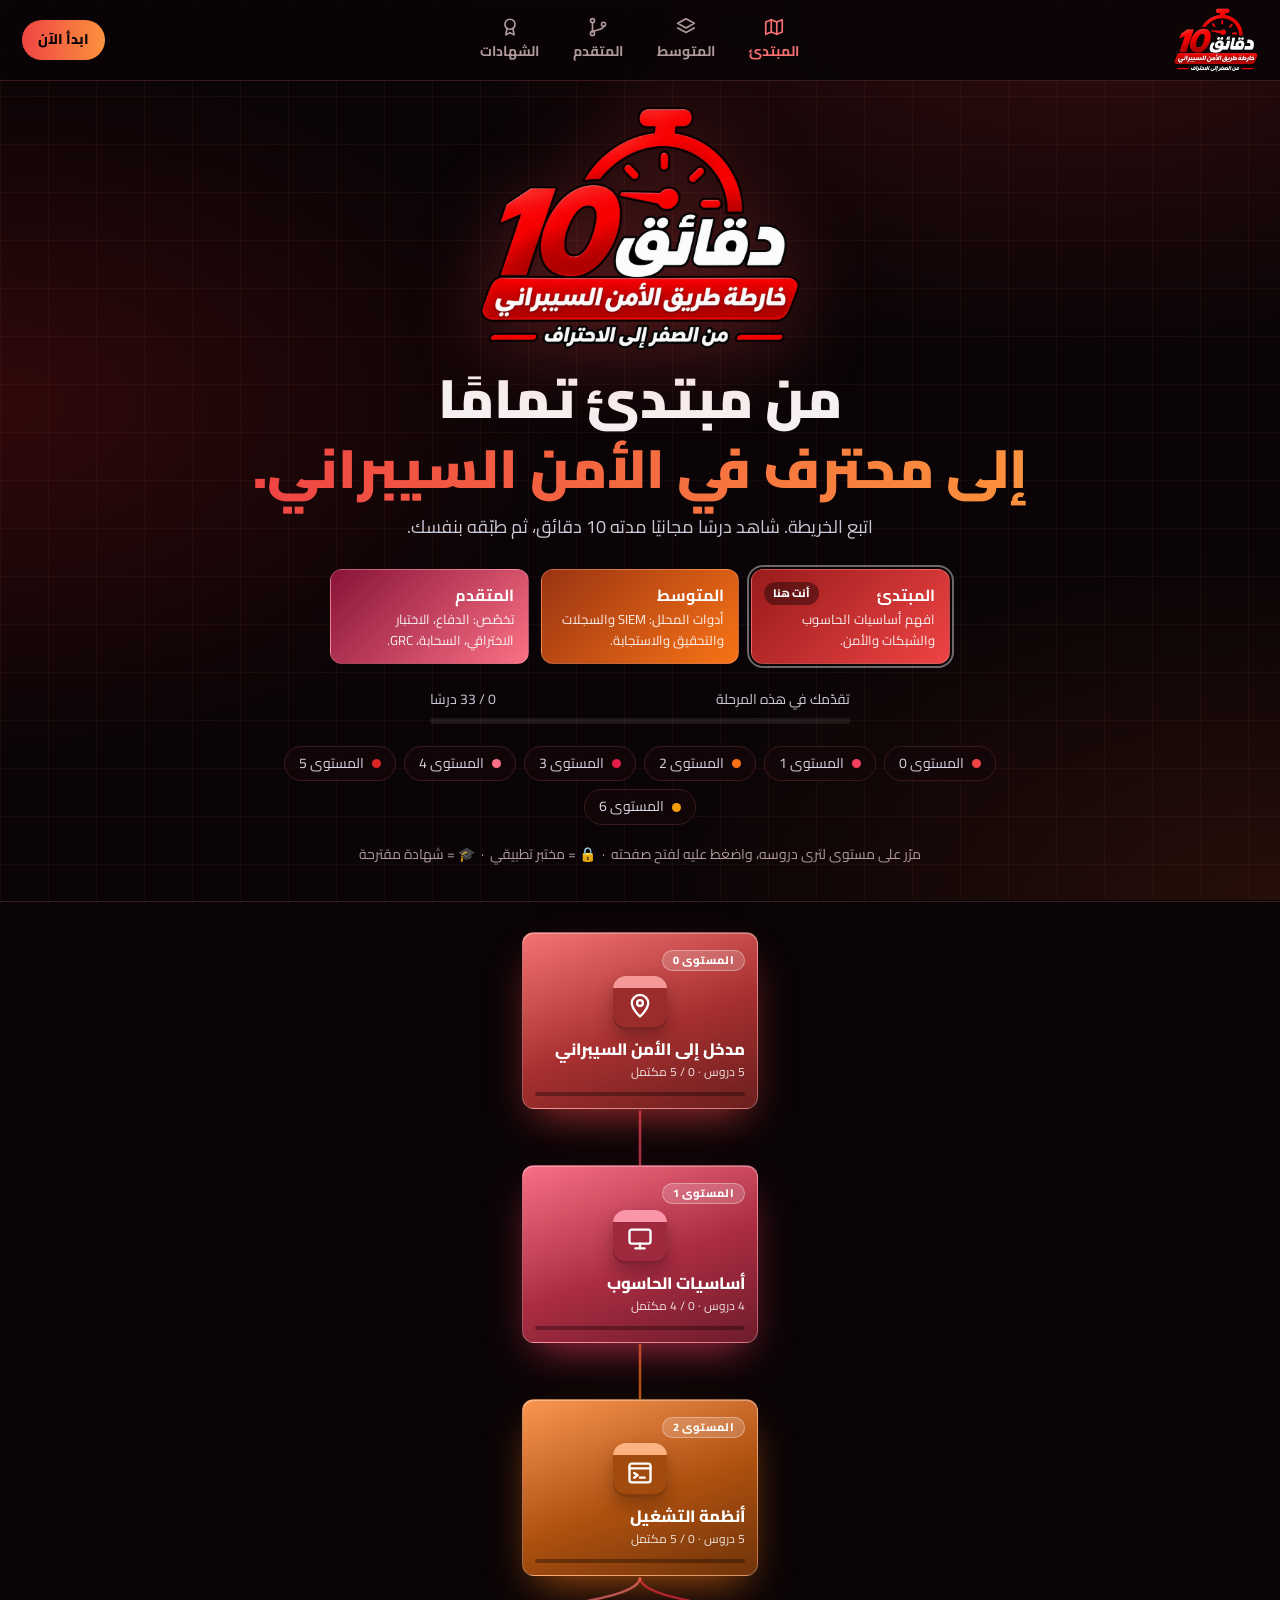
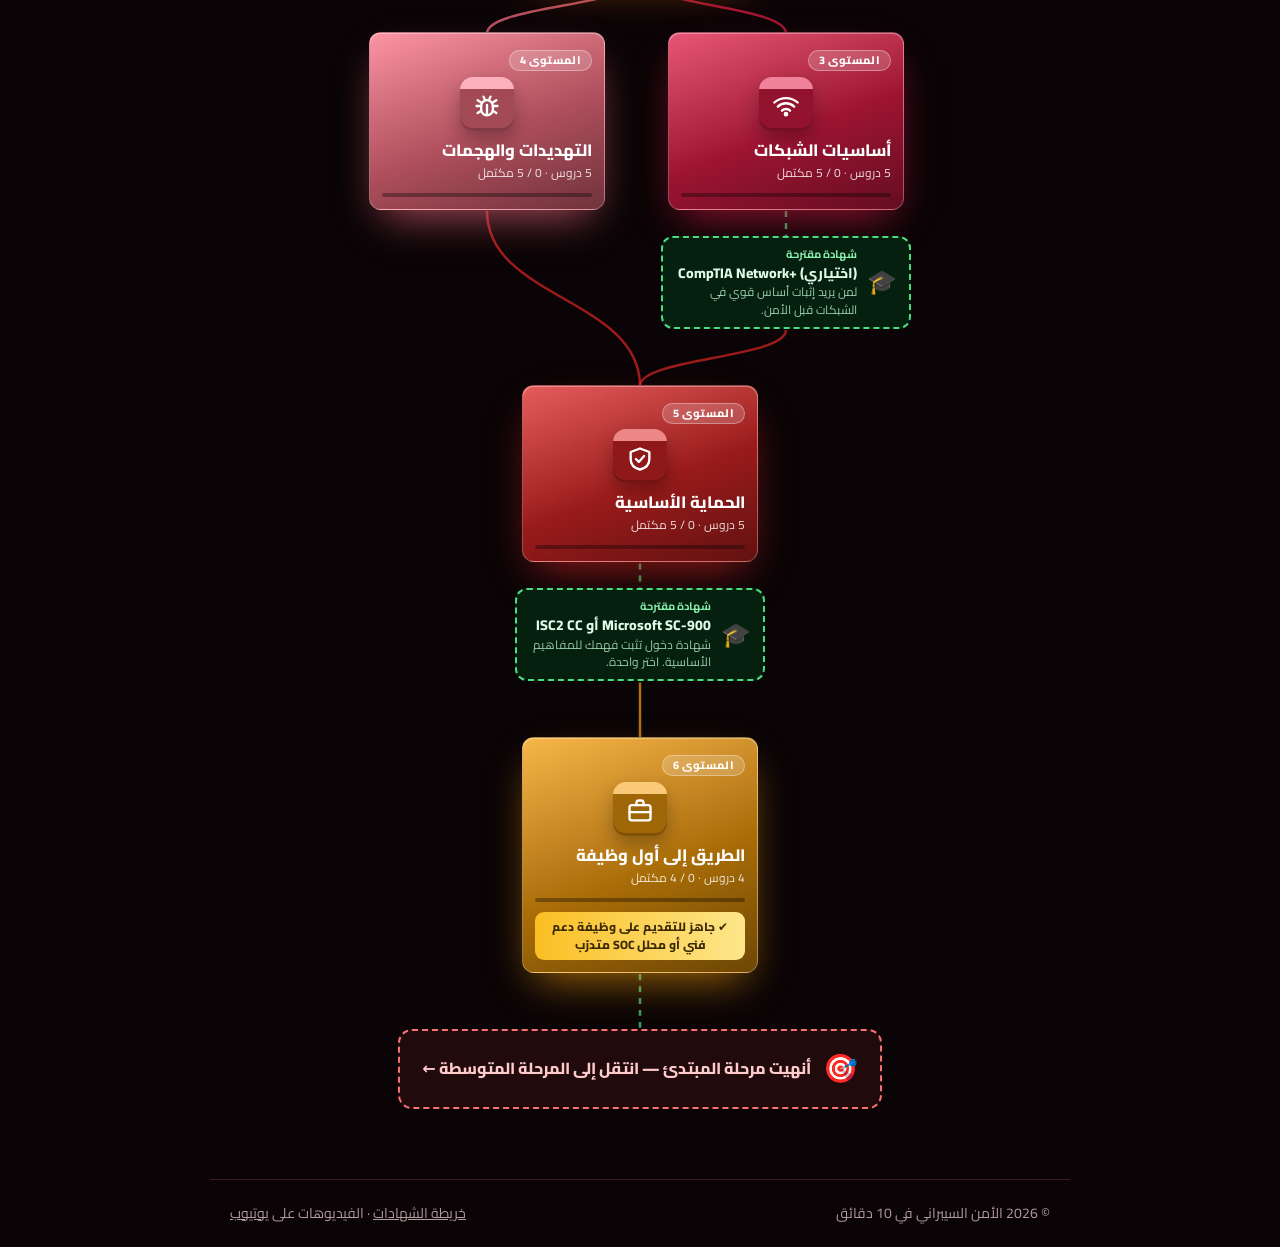
<file: index.html>
<!doctype html>
<html lang="ar" dir="rtl">
<head>
  <meta charset="utf-8">
  <meta name="viewport" content="width=device-width, initial-scale=1">
  <title>الأمن السيبراني في 10 دقائق — خريطة الطريق</title>
  <meta name="description" content="من مبتدئ تمامًا إلى محترف في الأمن السيبراني، درس واحد في 10 دقائق في كل مرة.">
  <meta name="theme-color" content="#0a0406">
  <link rel="icon" href="favicon.png?v=4" type="image/png">
  <link rel="manifest" href="manifest.webmanifest?v=4">
  <link rel="apple-touch-icon" href="icons/red-apple-180.png">
  <meta name="apple-mobile-web-app-capable" content="yes">
  <meta name="mobile-web-app-capable" content="yes">
  <meta name="apple-mobile-web-app-title" content="أمن 10 دقائق">
  <meta name="apple-mobile-web-app-status-bar-style" content="black-translucent">
  <link rel="preconnect" href="https://fonts.googleapis.com"><link rel="preconnect" href="https://fonts.gstatic.com" crossorigin>
  <link href="https://fonts.googleapis.com/css2?family=Cairo:wght@400;600;700;800;900&display=swap" rel="stylesheet">
  <link rel="stylesheet" href="style.css?v=6">
</head>
<body data-page="b" data-stage="b">
  <header class="top" id="top"></header>

  <main>
    <section class="hero">
      <div class="hero-logo" id="hero-logo"></div>
      <h1>من مبتدئ تمامًا<br><span>إلى محترف في الأمن السيبراني.</span></h1>
      <p class="sub">اتبع الخريطة. شاهد درسًا مجانيًا مدته 10 دقائق، ثم طبّقه بنفسك.</p>

      <div class="stages" aria-label="المراحل الثلاث">
        <a class="stage-card st-b on" href="#map"><em>أنت هنا</em><b>المبتدئ</b><span>افهم أساسيات الحاسوب والشبكات والأمن.</span></a>
        <a class="stage-card st-i" href="intermediate.html"><b>المتوسط</b><span>أدوات المحلل: SIEM والسجلات والتحقيق والاستجابة.</span></a>
        <a class="stage-card st-a" href="advanced.html"><b>المتقدم</b><span>تخصّص: الدفاع، الاختبار الاختراقي، السحابة، GRC.</span></a>
      </div>

      <div class="progress" aria-label="تقدّمك">
        <div class="progress-top"><span>تقدّمك في هذه المرحلة</span><span id="progress-text">0 / 0</span></div>
        <div class="bar"><div id="bar-fill"></div></div>
      </div>
      <nav class="chips" id="chips" aria-label="انتقل إلى مستوى"></nav>
      <p class="lock-note">مرّر على مستوى لترى دروسه، واضغط عليه لفتح صفحته &nbsp;·&nbsp; 🔒 = مختبر تطبيقي &nbsp;·&nbsp; 🎓 = شهادة مقترحة</p>
    </section>

    <div class="road" id="road">
      <svg class="road-lines" id="road-lines" aria-hidden="true"></svg>
      <section id="map" class="levels" aria-label="خريطة الطريق"></section>
    </div>
  </main>

  <footer class="foot">
    <span>&copy; <span id="year"></span> الأمن السيبراني في 10 دقائق</span>
    <span><a href="certs.html">خريطة الشهادات</a> · الفيديوهات على <a href="https://www.youtube.com/" target="_blank" rel="noopener">يوتيوب</a></span>
  </footer>

  <!-- نافذة الدرس -->
  <div class="overlay" id="overlay" hidden>
    <div class="panel" role="dialog" aria-modal="true" aria-labelledby="p-title">
      <button class="close" id="p-close" aria-label="إغلاق">&times;</button>
      <p class="p-track" id="p-track"></p>
      <h3 id="p-title"></h3>
      <div class="video" id="p-video"></div>
      <div class="topics" id="p-topics" hidden></div>
      <div class="lab-box" id="p-lab" hidden></div>
      <button class="btn btn-full" id="p-done" type="button">وضع علامة: تمّ</button>
    </div>
  </div>

  <script src="data.js?v=6"></script>
  <script src="app.js?v=6"></script>
</body>
</html>
</file>
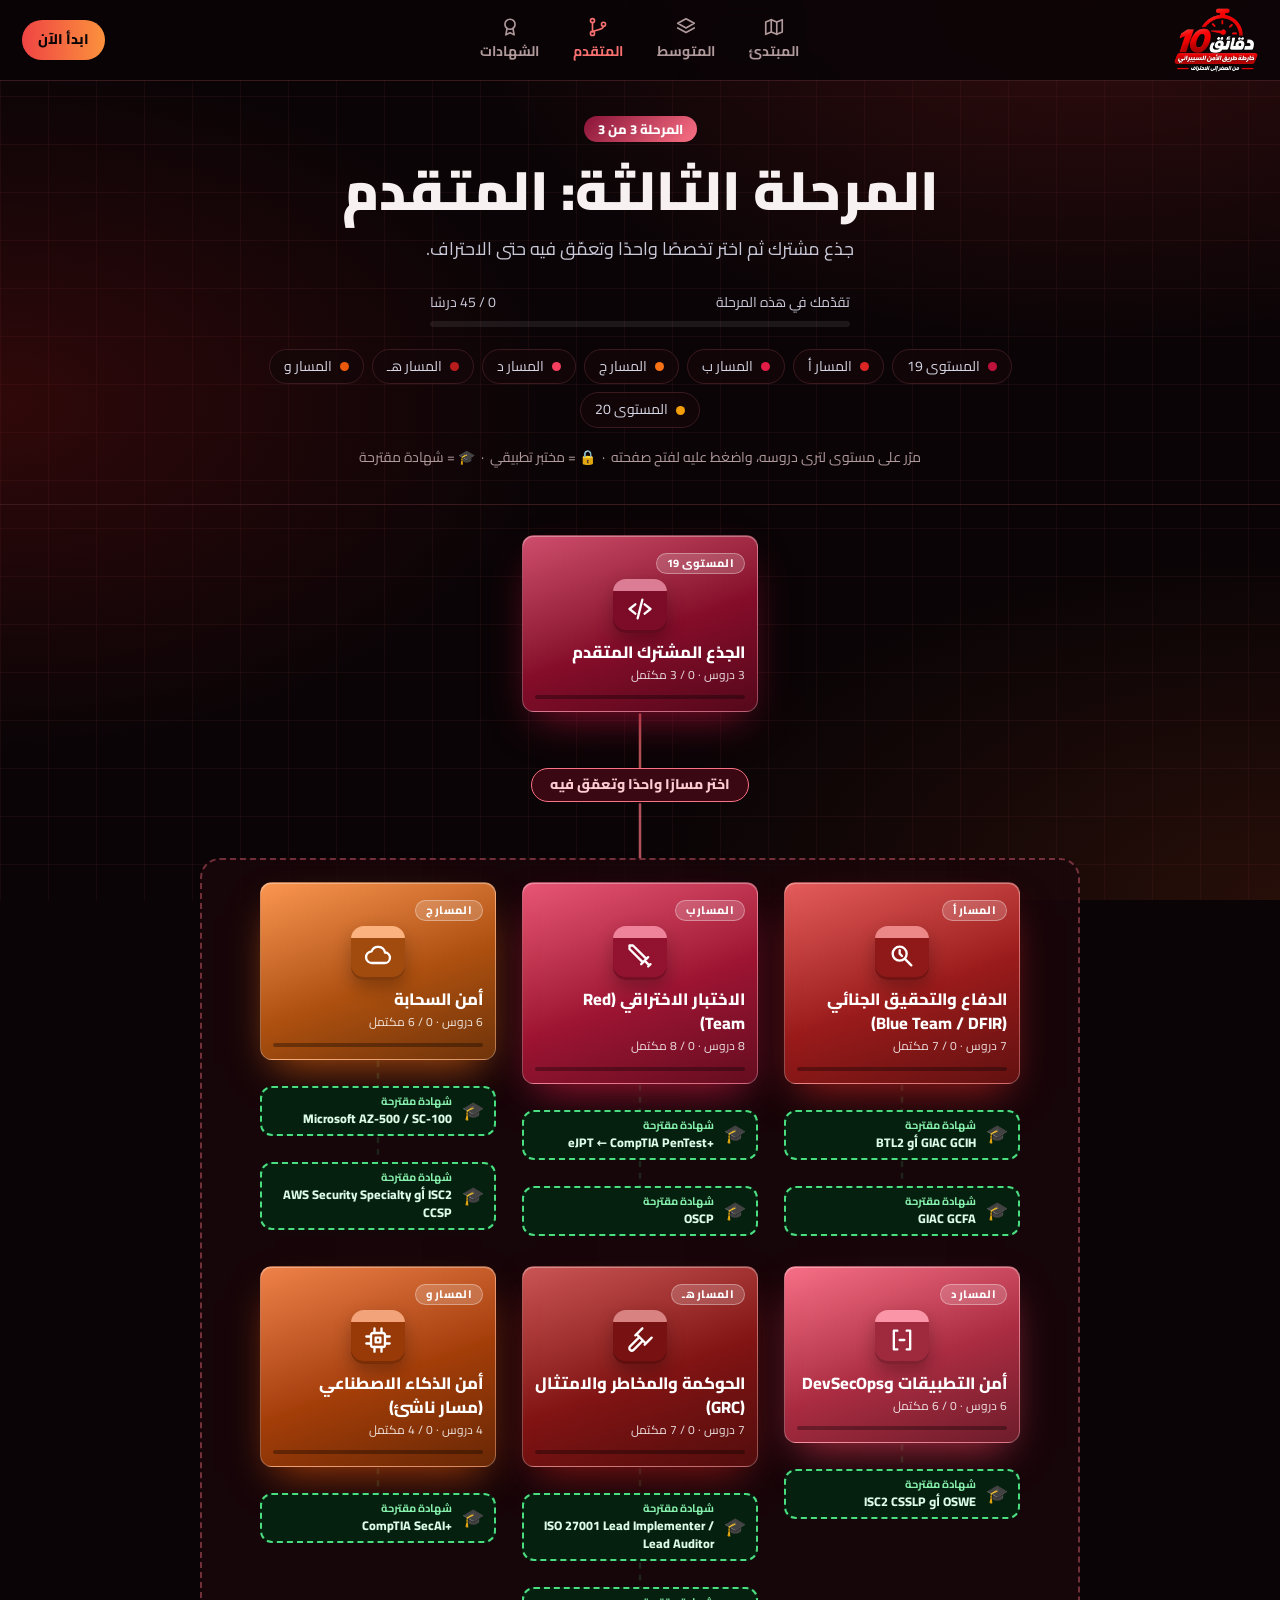
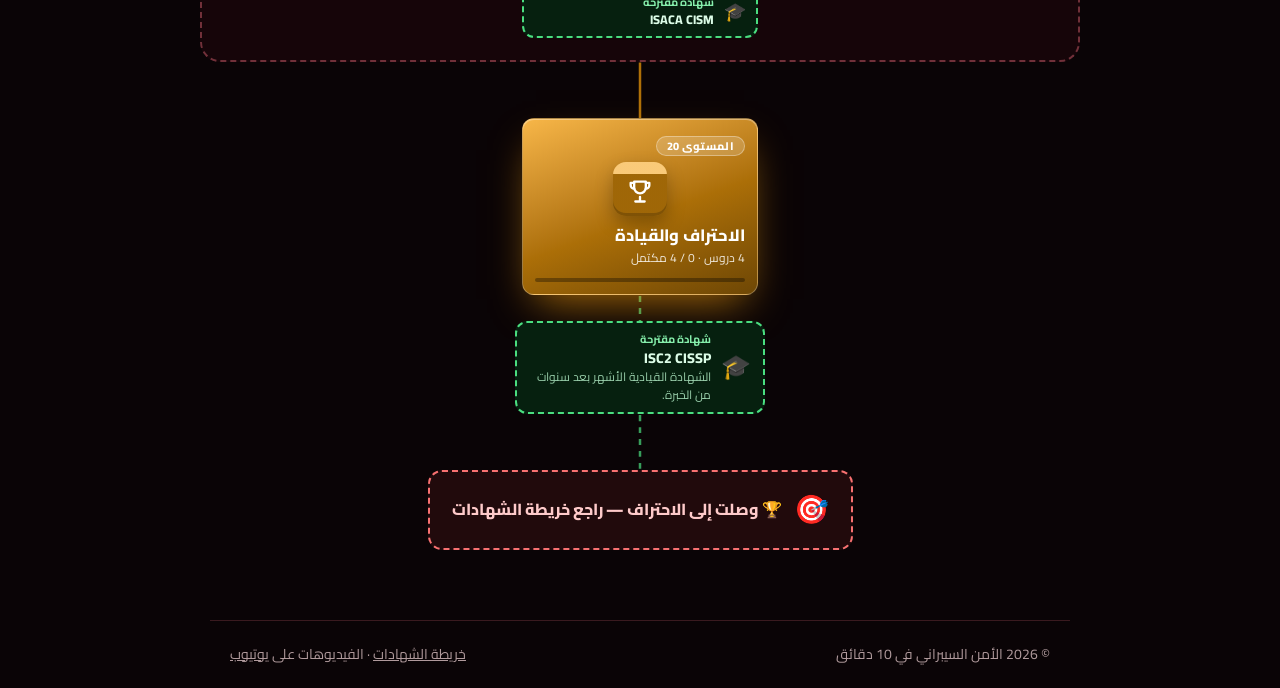
<file: advanced.html>
<!doctype html>
<html lang="ar" dir="rtl">
<head>
  <meta charset="utf-8">
  <meta name="viewport" content="width=device-width, initial-scale=1">
  <title>المرحلة المتقدمة · الأمن السيبراني في 10 دقائق</title>
  <meta name="description" content="من مبتدئ تمامًا إلى محترف في الأمن السيبراني، درس واحد في 10 دقائق في كل مرة.">
  <meta name="theme-color" content="#0a0406">
  <link rel="icon" href="favicon.png?v=4" type="image/png">
  <link rel="manifest" href="manifest.webmanifest?v=4">
  <link rel="apple-touch-icon" href="icons/red-apple-180.png">
  <meta name="apple-mobile-web-app-capable" content="yes">
  <meta name="mobile-web-app-capable" content="yes">
  <meta name="apple-mobile-web-app-title" content="أمن 10 دقائق">
  <meta name="apple-mobile-web-app-status-bar-style" content="black-translucent">
  <link rel="preconnect" href="https://fonts.googleapis.com"><link rel="preconnect" href="https://fonts.gstatic.com" crossorigin>
  <link href="https://fonts.googleapis.com/css2?family=Cairo:wght@400;600;700;800;900&display=swap" rel="stylesheet">
  <link rel="stylesheet" href="style.css?v=6">
</head>
<body data-page="a" data-stage="a">
  <header class="top" id="top"></header>

  <main>
    <section class="hero small">
      <span class="stage-pill st-a">المرحلة 3 من 3</span>
      <h1 id="st-title"></h1>
      <p class="sub" id="st-desc"></p>

      <div class="progress" aria-label="تقدّمك">
        <div class="progress-top"><span>تقدّمك في هذه المرحلة</span><span id="progress-text">0 / 0</span></div>
        <div class="bar"><div id="bar-fill"></div></div>
      </div>
      <nav class="chips" id="chips" aria-label="انتقل إلى مستوى"></nav>
      <p class="lock-note">مرّر على مستوى لترى دروسه، واضغط عليه لفتح صفحته &nbsp;·&nbsp; 🔒 = مختبر تطبيقي &nbsp;·&nbsp; 🎓 = شهادة مقترحة</p>
    </section>

    <div class="road" id="road">
      <svg class="road-lines" id="road-lines" aria-hidden="true"></svg>
      <section id="map" class="levels" aria-label="خريطة الطريق"></section>
    </div>
  </main>

  <footer class="foot">
    <span>&copy; <span id="year"></span> الأمن السيبراني في 10 دقائق</span>
    <span><a href="certs.html">خريطة الشهادات</a> · الفيديوهات على <a href="https://www.youtube.com/" target="_blank" rel="noopener">يوتيوب</a></span>
  </footer>

  <!-- نافذة الدرس -->
  <div class="overlay" id="overlay" hidden>
    <div class="panel" role="dialog" aria-modal="true" aria-labelledby="p-title">
      <button class="close" id="p-close" aria-label="إغلاق">&times;</button>
      <p class="p-track" id="p-track"></p>
      <h3 id="p-title"></h3>
      <div class="video" id="p-video"></div>
      <div class="topics" id="p-topics" hidden></div>
      <div class="lab-box" id="p-lab" hidden></div>
      <button class="btn btn-full" id="p-done" type="button">وضع علامة: تمّ</button>
    </div>
  </div>

  <script src="data.js?v=6"></script>
  <script src="app.js?v=6"></script>
</body>
</html>
</file>
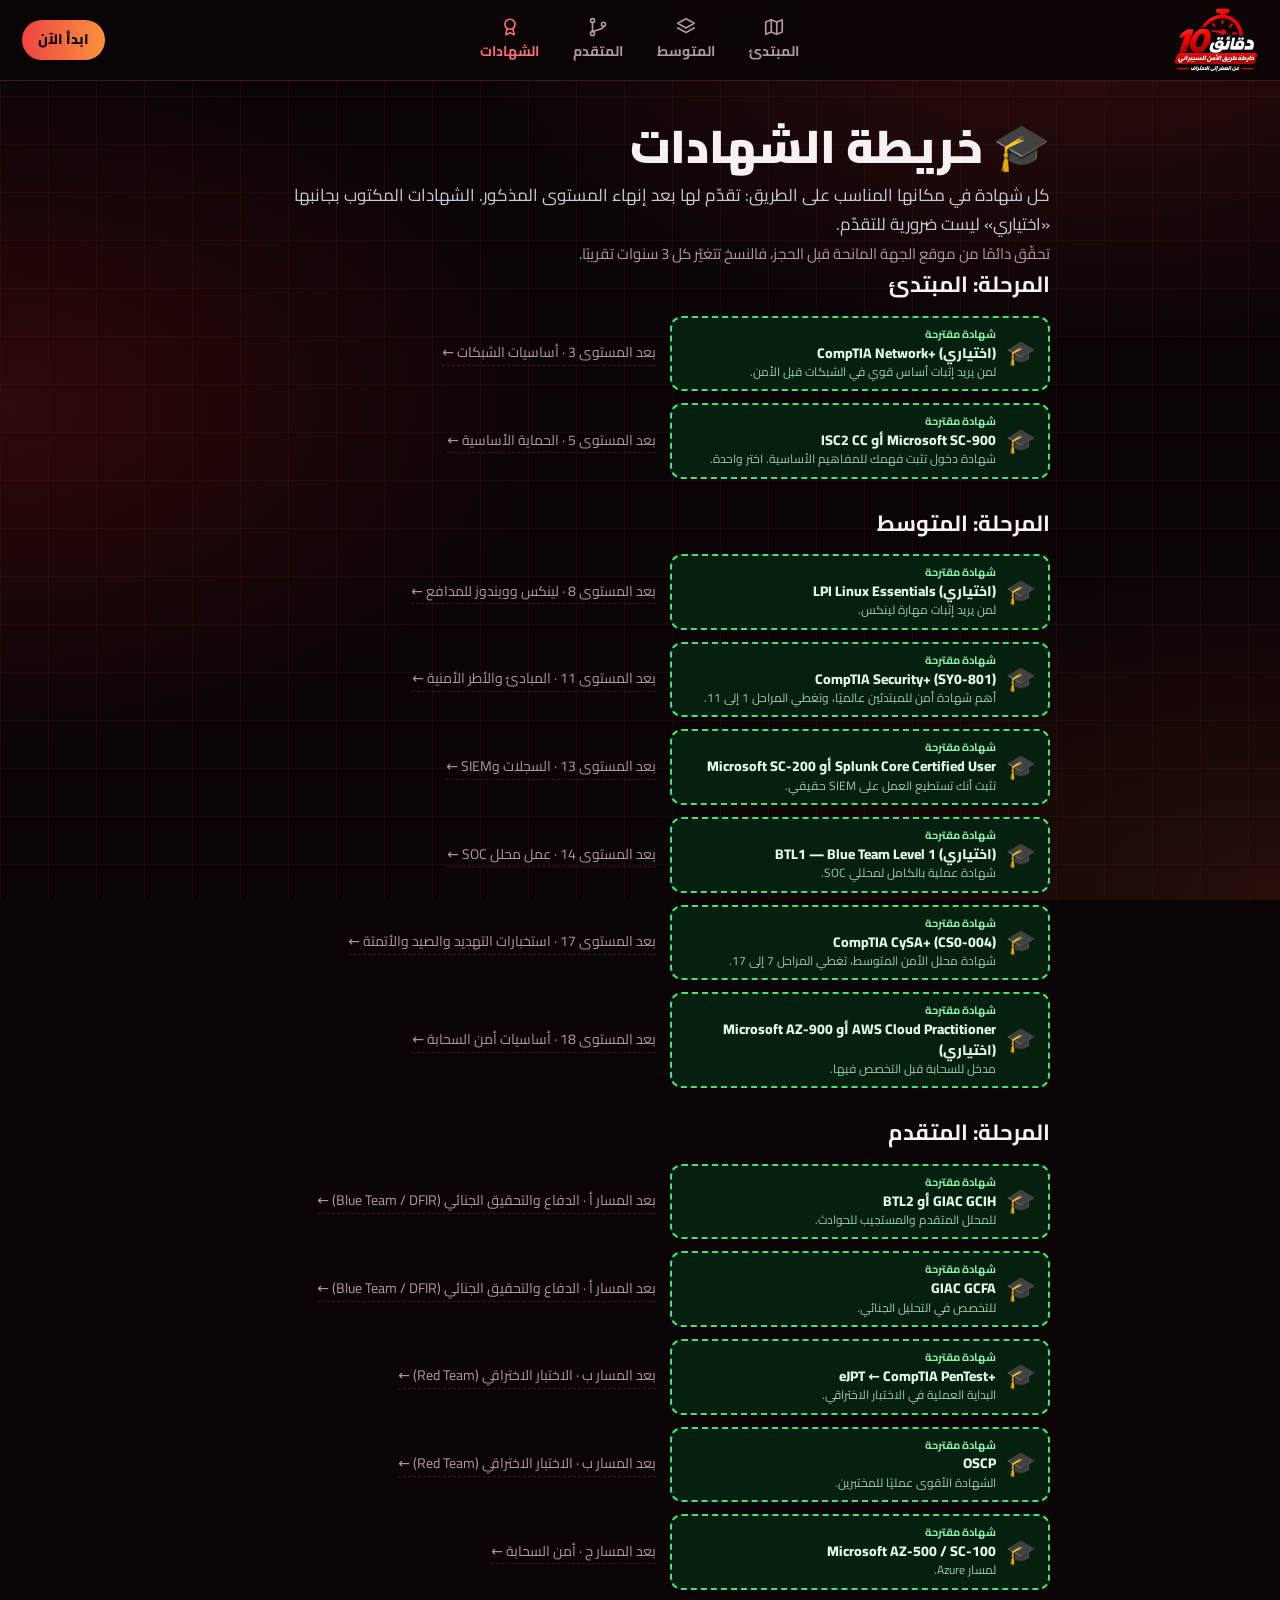
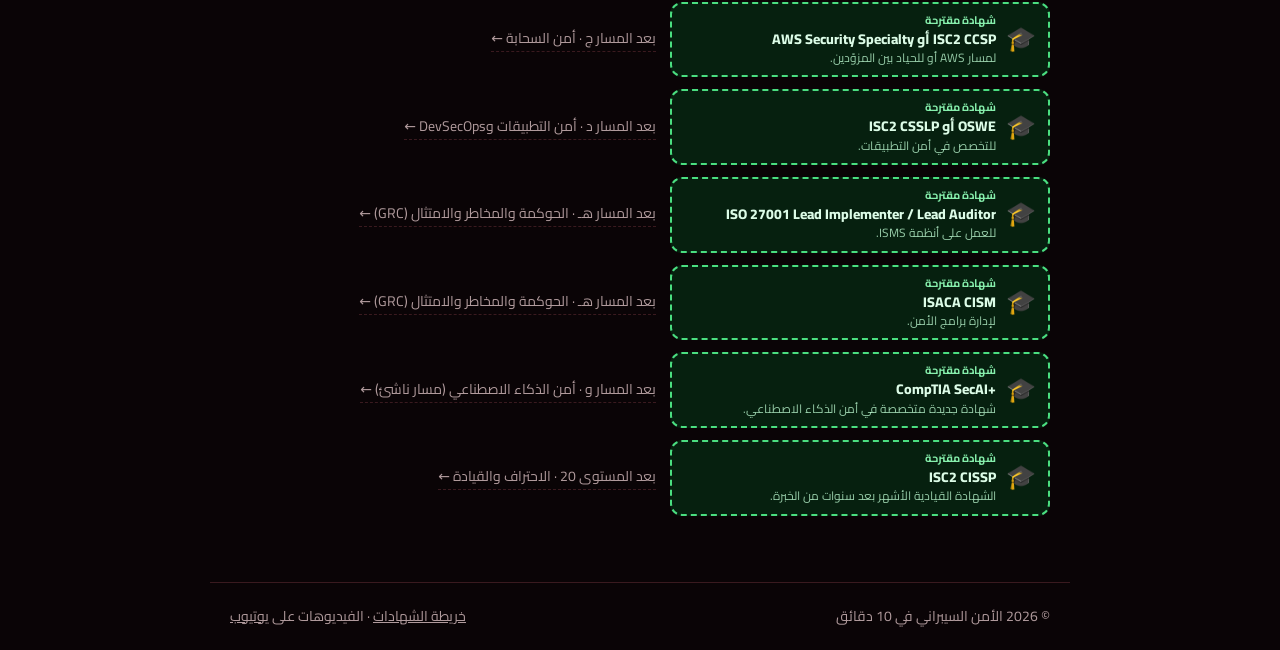
<file: certs.html>
<!doctype html>
<html lang="ar" dir="rtl">
<head>
  <meta charset="utf-8">
  <meta name="viewport" content="width=device-width, initial-scale=1">
  <title>خريطة الشهادات · الأمن السيبراني في 10 دقائق</title>
  <meta name="description" content="من مبتدئ تمامًا إلى محترف في الأمن السيبراني، درس واحد في 10 دقائق في كل مرة.">
  <meta name="theme-color" content="#0a0406">
  <link rel="icon" href="favicon.png?v=4" type="image/png">
  <link rel="manifest" href="manifest.webmanifest?v=4">
  <link rel="apple-touch-icon" href="icons/red-apple-180.png">
  <meta name="apple-mobile-web-app-capable" content="yes">
  <meta name="mobile-web-app-capable" content="yes">
  <meta name="apple-mobile-web-app-title" content="أمن 10 دقائق">
  <meta name="apple-mobile-web-app-status-bar-style" content="black-translucent">
  <link rel="preconnect" href="https://fonts.googleapis.com"><link rel="preconnect" href="https://fonts.gstatic.com" crossorigin>
  <link href="https://fonts.googleapis.com/css2?family=Cairo:wght@400;600;700;800;900&display=swap" rel="stylesheet">
  <link rel="stylesheet" href="style.css?v=6">
</head>
<body class="page-bg" data-page="certs">
  <header class="top" id="top"></header>

  <main class="levelpage">
    <section class="lvhero">
      <h1>🎓 خريطة الشهادات</h1>
      <p class="lv-desc">كل شهادة في مكانها المناسب على الطريق: تقدّم لها بعد إنهاء المستوى المذكور. الشهادات المكتوب بجانبها «اختياري» ليست ضرورية للتقدّم.</p>
      <p>تحقّق دائمًا من موقع الجهة المانحة قبل الحجز، فالنسخ تتغيّر كل 3 سنوات تقريبًا.</p>
    </section>
    <div id="cert-list"></div>
  </main>

  <footer class="foot">
    <span>&copy; <span id="year"></span> الأمن السيبراني في 10 دقائق</span>
    <span><a href="certs.html">خريطة الشهادات</a> · الفيديوهات على <a href="https://www.youtube.com/" target="_blank" rel="noopener">يوتيوب</a></span>
  </footer>

  <script src="data.js?v=6"></script>
  <script src="app.js?v=6"></script>
</body>
</html>
</file>
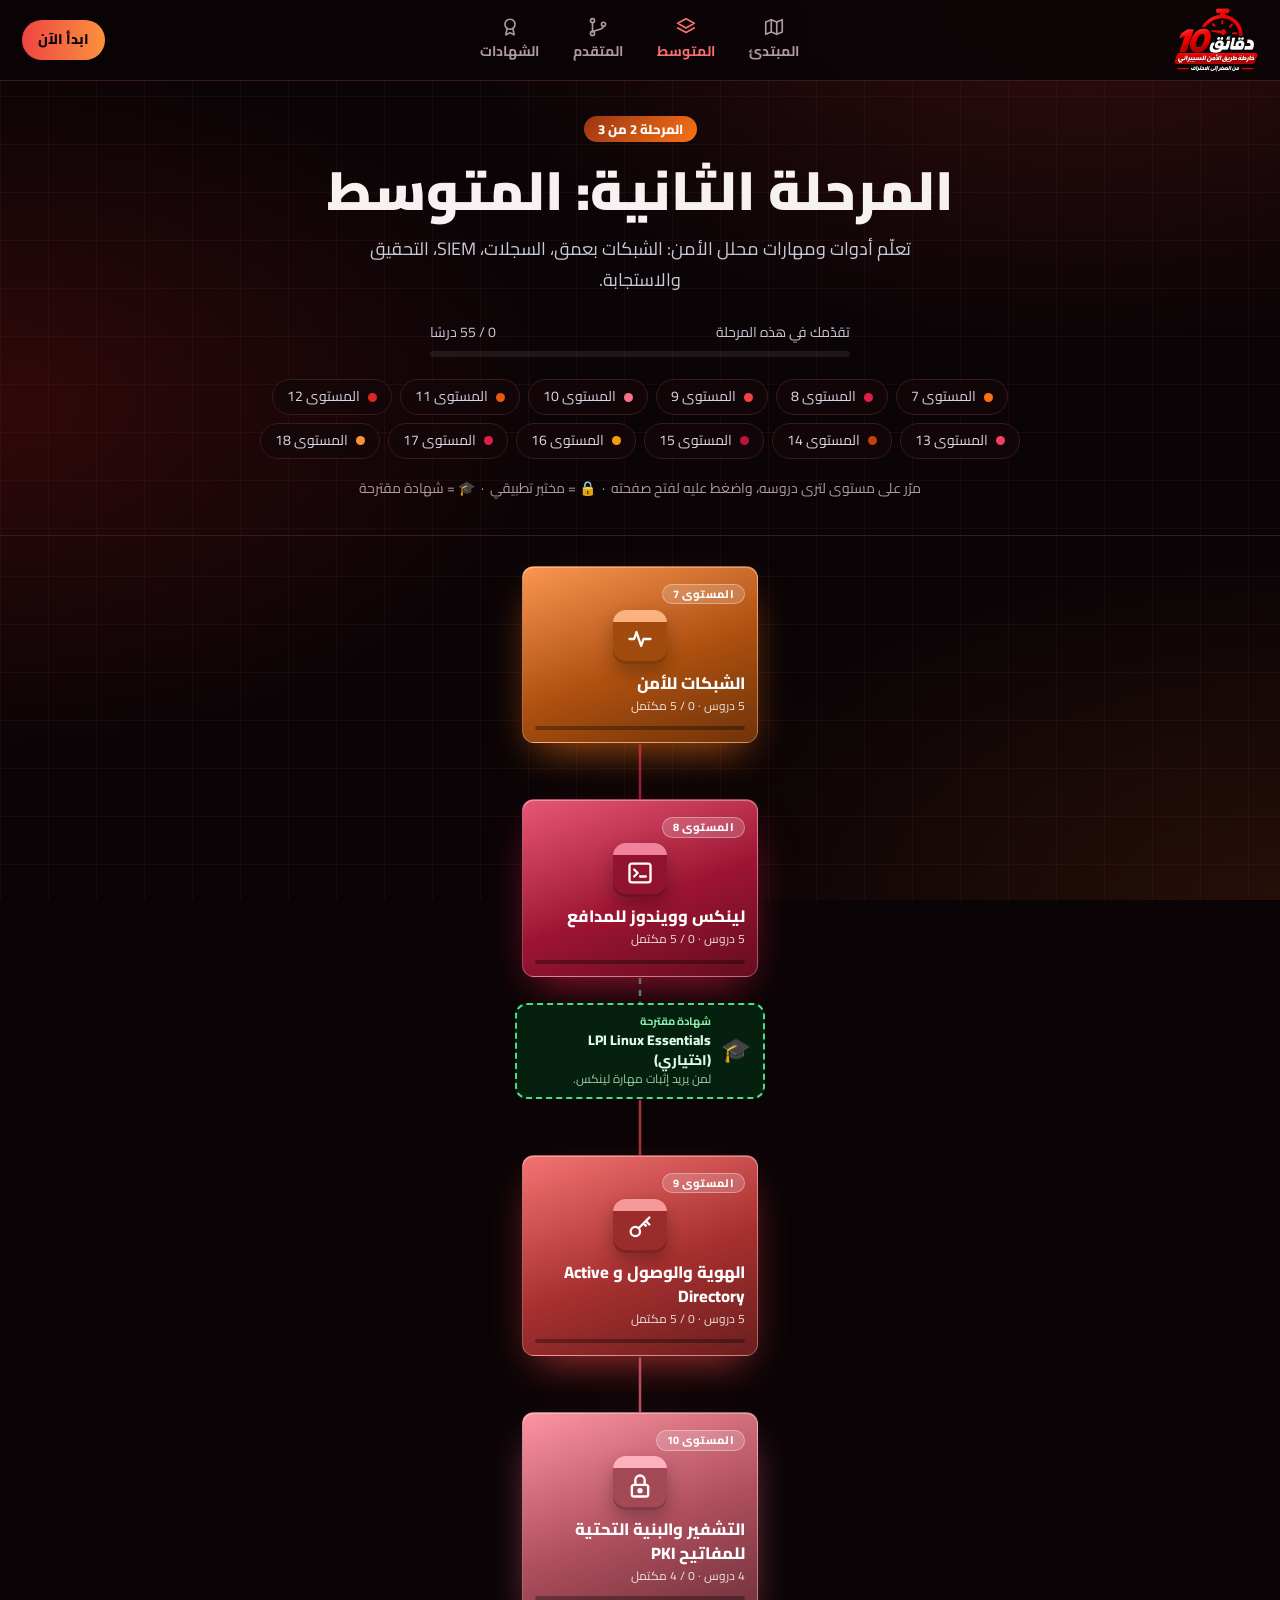
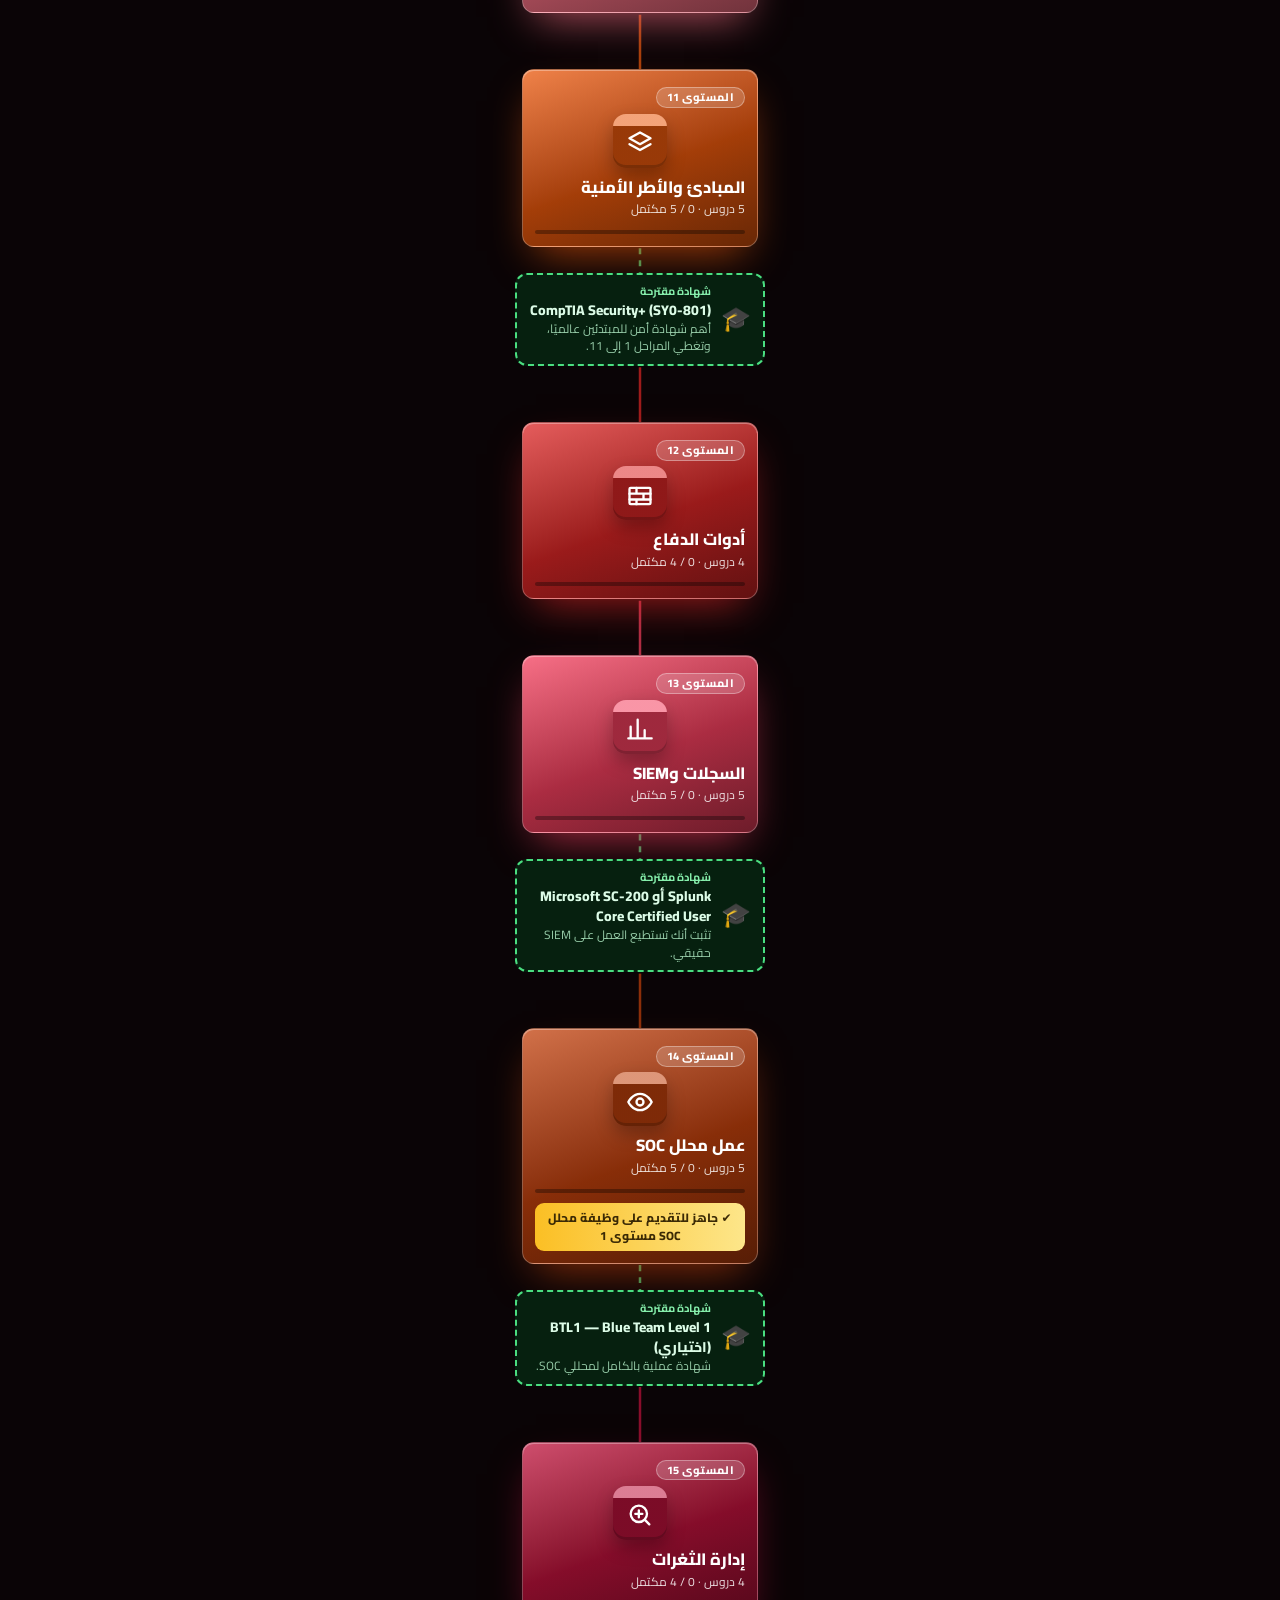
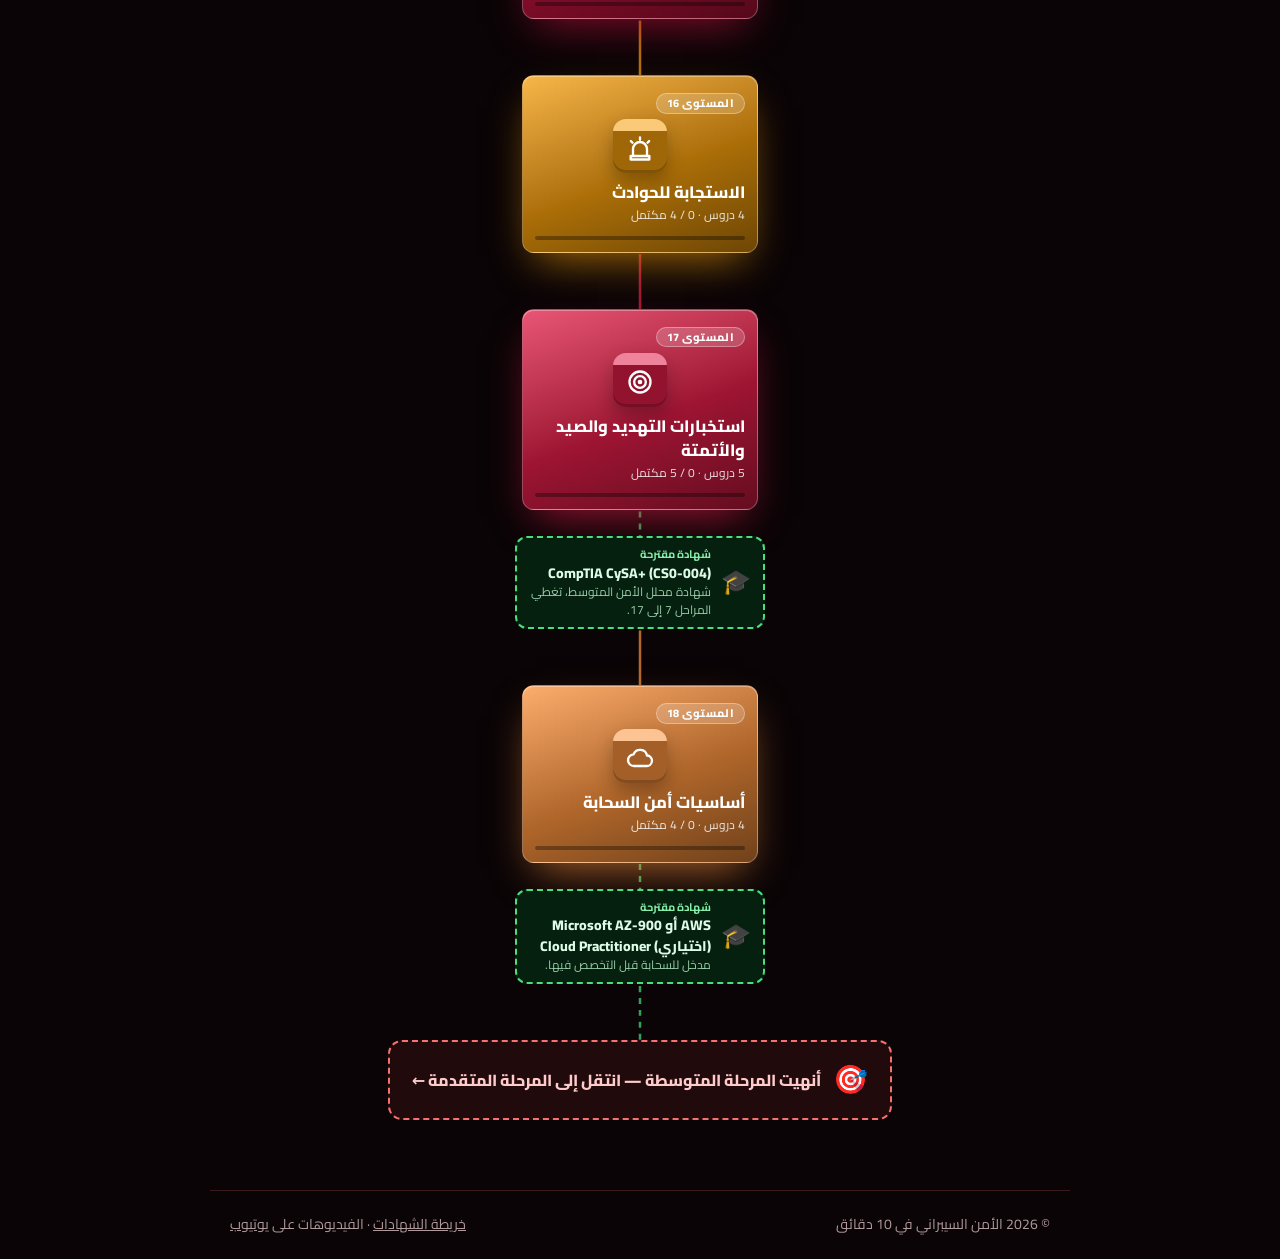
<file: intermediate.html>
<!doctype html>
<html lang="ar" dir="rtl">
<head>
  <meta charset="utf-8">
  <meta name="viewport" content="width=device-width, initial-scale=1">
  <title>المرحلة المتوسطة · الأمن السيبراني في 10 دقائق</title>
  <meta name="description" content="من مبتدئ تمامًا إلى محترف في الأمن السيبراني، درس واحد في 10 دقائق في كل مرة.">
  <meta name="theme-color" content="#0a0406">
  <link rel="icon" href="favicon.png?v=4" type="image/png">
  <link rel="manifest" href="manifest.webmanifest?v=4">
  <link rel="apple-touch-icon" href="icons/red-apple-180.png">
  <meta name="apple-mobile-web-app-capable" content="yes">
  <meta name="mobile-web-app-capable" content="yes">
  <meta name="apple-mobile-web-app-title" content="أمن 10 دقائق">
  <meta name="apple-mobile-web-app-status-bar-style" content="black-translucent">
  <link rel="preconnect" href="https://fonts.googleapis.com"><link rel="preconnect" href="https://fonts.gstatic.com" crossorigin>
  <link href="https://fonts.googleapis.com/css2?family=Cairo:wght@400;600;700;800;900&display=swap" rel="stylesheet">
  <link rel="stylesheet" href="style.css?v=6">
</head>
<body data-page="i" data-stage="i">
  <header class="top" id="top"></header>

  <main>
    <section class="hero small">
      <span class="stage-pill st-i">المرحلة 2 من 3</span>
      <h1 id="st-title"></h1>
      <p class="sub" id="st-desc"></p>

      <div class="progress" aria-label="تقدّمك">
        <div class="progress-top"><span>تقدّمك في هذه المرحلة</span><span id="progress-text">0 / 0</span></div>
        <div class="bar"><div id="bar-fill"></div></div>
      </div>
      <nav class="chips" id="chips" aria-label="انتقل إلى مستوى"></nav>
      <p class="lock-note">مرّر على مستوى لترى دروسه، واضغط عليه لفتح صفحته &nbsp;·&nbsp; 🔒 = مختبر تطبيقي &nbsp;·&nbsp; 🎓 = شهادة مقترحة</p>
    </section>

    <div class="road" id="road">
      <svg class="road-lines" id="road-lines" aria-hidden="true"></svg>
      <section id="map" class="levels" aria-label="خريطة الطريق"></section>
    </div>
  </main>

  <footer class="foot">
    <span>&copy; <span id="year"></span> الأمن السيبراني في 10 دقائق</span>
    <span><a href="certs.html">خريطة الشهادات</a> · الفيديوهات على <a href="https://www.youtube.com/" target="_blank" rel="noopener">يوتيوب</a></span>
  </footer>

  <!-- نافذة الدرس -->
  <div class="overlay" id="overlay" hidden>
    <div class="panel" role="dialog" aria-modal="true" aria-labelledby="p-title">
      <button class="close" id="p-close" aria-label="إغلاق">&times;</button>
      <p class="p-track" id="p-track"></p>
      <h3 id="p-title"></h3>
      <div class="video" id="p-video"></div>
      <div class="topics" id="p-topics" hidden></div>
      <div class="lab-box" id="p-lab" hidden></div>
      <button class="btn btn-full" id="p-done" type="button">وضع علامة: تمّ</button>
    </div>
  </div>

  <script src="data.js?v=6"></script>
  <script src="app.js?v=6"></script>
</body>
</html>
</file>
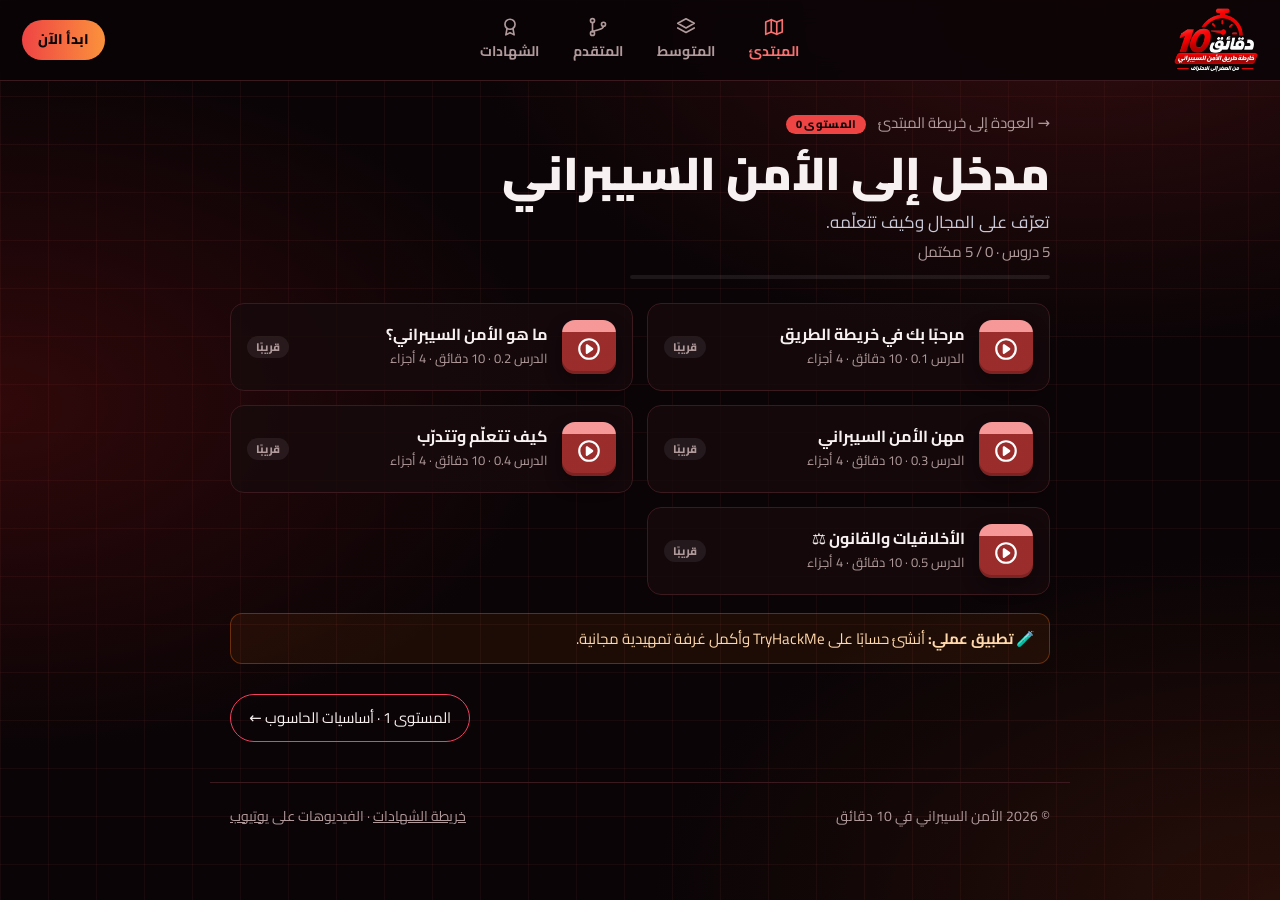
<file: level.html>
<!doctype html>
<html lang="ar" dir="rtl">
<head>
  <meta charset="utf-8">
  <meta name="viewport" content="width=device-width, initial-scale=1">
  <title>المستوى · الأمن السيبراني في 10 دقائق</title>
  <meta name="description" content="من مبتدئ تمامًا إلى محترف في الأمن السيبراني، درس واحد في 10 دقائق في كل مرة.">
  <meta name="theme-color" content="#0a0406">
  <link rel="icon" href="favicon.png?v=4" type="image/png">
  <link rel="manifest" href="manifest.webmanifest?v=4">
  <link rel="apple-touch-icon" href="icons/red-apple-180.png">
  <meta name="apple-mobile-web-app-capable" content="yes">
  <meta name="mobile-web-app-capable" content="yes">
  <meta name="apple-mobile-web-app-title" content="أمن 10 دقائق">
  <meta name="apple-mobile-web-app-status-bar-style" content="black-translucent">
  <link rel="preconnect" href="https://fonts.googleapis.com"><link rel="preconnect" href="https://fonts.gstatic.com" crossorigin>
  <link href="https://fonts.googleapis.com/css2?family=Cairo:wght@400;600;700;800;900&display=swap" rel="stylesheet">
  <link rel="stylesheet" href="style.css?v=6">
</head>
<body class="page-bg" data-page="level">
  <header class="top" id="top"></header>

  <main class="levelpage">
    <section class="lvhero">
      <a class="back" id="lv-back" href="index.html#map">→ العودة إلى خريطة الطريق</a>
      <span class="badge" id="lv-badge"></span>
      <h1 id="lv-title"></h1>
      <p class="lv-desc" id="lv-desc"></p>
      <p id="lv-meta"></p>
      <div class="lv-bar" id="lv-bar"><i></i></div>
    </section>
    <section class="lvlist" id="level-list" aria-label="دروس هذا المستوى"></section>
    <div class="lv-extra" id="lv-extra"></div>
    <nav class="lv-nav" id="lv-nav" aria-label="المستويات الأخرى"></nav>
  </main>

  <footer class="foot">
    <span>&copy; <span id="year"></span> الأمن السيبراني في 10 دقائق</span>
    <span><a href="certs.html">خريطة الشهادات</a> · الفيديوهات على <a href="https://www.youtube.com/" target="_blank" rel="noopener">يوتيوب</a></span>
  </footer>

  <!-- نافذة الدرس -->
  <div class="overlay" id="overlay" hidden>
    <div class="panel" role="dialog" aria-modal="true" aria-labelledby="p-title">
      <button class="close" id="p-close" aria-label="إغلاق">&times;</button>
      <p class="p-track" id="p-track"></p>
      <h3 id="p-title"></h3>
      <div class="video" id="p-video"></div>
      <div class="topics" id="p-topics" hidden></div>
      <div class="lab-box" id="p-lab" hidden></div>
      <button class="btn btn-full" id="p-done" type="button">وضع علامة: تمّ</button>
    </div>
  </div>

  <script src="data.js?v=6"></script>
  <script src="app.js?v=6"></script>
</body>
</html>
</file>
<file: style.css>
/* الأمن السيبراني في 10 دقائق — تنسيق الموقع (من اليمين إلى اليسار) */
:root{
  --mesh:
    radial-gradient(900px 500px at 85% 0%,#7f1d1d55,transparent 70%),
    radial-gradient(800px 500px at 0% 45%,#99151544,transparent 70%),
    radial-gradient(900px 500px at 100% 100%,#7c2d1240,transparent 70%),
    linear-gradient(#ff6b6b0f 1px,transparent 1px) 0 0/48px 48px,
    linear-gradient(90deg,#ff6b6b0f 1px,transparent 1px) 0 0/48px 48px,
    #0a0406;
  --bg:#0a0406; --bg2:#140709; --card:#170a0d; --line:#3a1a1f;
  --text:#f7f1f1; --muted:#b09a9c; --teal:#f87171; --violet:#ef4444; --pink:#fb923c; --red:#dc2626;
  --font:"Cairo","Tajawal",system-ui,sans-serif;
}
*{box-sizing:border-box}
html{scroll-behavior:smooth}
html,body{overflow-x:clip}
/* شبكة الخلفية تغطي الصفحة كلها وتبقى ثابتة أثناء التمرير */
body::before{content:"";position:fixed;inset:0;z-index:-1;background:var(--mesh);pointer-events:none}
.btn[hidden]{display:none}
body{margin:0;background:#0a0406;position:relative;color:var(--text);font-family:var(--font);line-height:1.7;-webkit-font-smoothing:antialiased}
a{color:inherit;text-decoration:none}
img,svg{display:block}
button{font-family:inherit}

/* ---------- الشريط العلوي ---------- */
.top{position:sticky;top:0;z-index:50;display:flex;align-items:center;justify-content:space-between;gap:16px;
  padding:8px 22px;background:rgba(10,4,6,.88);backdrop-filter:blur(12px);border-bottom:1px solid var(--line)}
.logo .logo-anim{width:84px}
.top-nav{display:flex;gap:6px}
.top-nav a{display:flex;flex-direction:column;align-items:center;gap:2px;padding:6px 14px;border-radius:12px;
  color:var(--muted);font-weight:700;font-size:14px;transition:.2s}
.top-nav a svg{width:22px;height:22px}
.top-nav a:hover{color:var(--text);background:#ffffff0a}
.top-nav a.on{color:#f87171}
.top-nav a.soon{opacity:.5;cursor:default}
.top-nav a.soon:hover{background:none;color:var(--muted)}
.top-nav small{font-size:10px;font-weight:600;color:#fb923c;line-height:1}
.btn{display:inline-flex;align-items:center;justify-content:center;gap:6px;border:0;border-radius:999px;cursor:pointer;
  font-weight:800;color:#0a0406;background:linear-gradient(90deg,var(--violet),var(--pink));padding:12px 22px;font-size:15px;transition:.2s}
.btn:hover{filter:brightness(1.1);transform:translateY(-1px)}
.btn-small{padding:8px 16px;font-size:14px}
.btn-full{width:100%}
.btn.ghost{background:#ffffff10;color:var(--text);border:1px solid var(--line)}
.btn.is-done{background:linear-gradient(90deg,#22c55e,#4ade80)}

/* ---------- الواجهة ---------- */
.hero{position:relative;text-align:center;padding:26px 20px 34px}
.hero-logo{width:min(320px,72vw);margin:0 auto;filter:drop-shadow(0 12px 40px #ef444455)}
/* شعار متحرك: عقرب الساعة يدور حول المحور */
.logo-anim{position:relative;display:block;overflow:hidden}
.logo-anim img{display:block;width:100%;height:auto}
.logo-anim .needle{position:absolute;inset:0;height:100%;transform-origin:59.18% 37.71%;
  animation:clock-sweep 3.6s ease-in-out infinite alternate;will-change:transform}
@keyframes clock-sweep{from{transform:rotate(-8deg)}to{transform:rotate(172deg)}}
@media (prefers-reduced-motion:reduce){.logo-anim .needle{animation:none}}
.hero h1{font-size:clamp(30px,5.4vw,54px);line-height:1.3;margin:14px 0 8px;font-weight:900}
.hero h1 span{background:linear-gradient(90deg,var(--violet),var(--pink));-webkit-background-clip:text;background-clip:text;color:transparent}
.sub{max-width:560px;margin:0 auto 26px;color:#c9c9d8;font-size:18px}
.stages{display:grid;grid-template-columns:repeat(3,1fr);gap:12px;max-width:620px;margin:0 auto 24px}
.stage-card{position:relative;text-align:right;padding:12px 14px;border-radius:12px;color:#fff;min-height:84px;
  border:1px solid #ffffff30;transition:.2s}
.stage-card:hover{transform:translateY(-3px)}
.stage-card b{display:block;font-size:16px}
.stage-card span{font-size:13px;opacity:.92;line-height:1.6;display:block}
.stage-card em{position:absolute;top:12px;left:12px;font-style:normal;font-size:11px;font-weight:800;padding:2px 9px;border-radius:99px;background:#0006}
.st-b{background:linear-gradient(135deg,#991b1b,#ef4444)}
.st-i{background:linear-gradient(135deg,#9a3412,#f97316)}
.st-a{background:linear-gradient(135deg,#881337,#fb7185)}
.progress{max-width:420px;margin:0 auto 22px}
.progress-top{display:flex;justify-content:space-between;color:#c9c9d8;font-size:14px;margin-bottom:6px}
.bar{height:6px;border-radius:99px;background:#ffffff14;overflow:hidden}
.bar>div{height:100%;width:0;background:linear-gradient(90deg,var(--teal),var(--violet),var(--pink));transition:width .6s}
.chips{display:flex;flex-wrap:wrap;justify-content:center;gap:8px;max-width:760px;margin:0 auto}
.chips a{display:flex;align-items:center;gap:8px;padding:5px 14px;border-radius:99px;border:1px solid var(--line);
  background:#140709cc;color:#d6d6e4;font-size:14px;transition:.2s}
.chips a:hover{border-color:var(--c)}
.chips i{width:9px;height:9px;border-radius:50%;background:var(--c)}
.lock-note{color:var(--muted);font-size:14px;margin:18px 0 0}

/* ---------- خريطة الطريق ---------- */
.road{position:relative;padding:30px 16px 70px;border-top:1px solid var(--line)}
.road-lines{position:absolute;inset:0;width:100%;height:100%;pointer-events:none;overflow:visible}
.levels{position:relative;display:flex;flex-direction:column;align-items:center;gap:56px;max-width:1000px;margin:0 auto}
.lv{position:relative;width:236px;max-width:100%}
.lv-card{position:relative;display:block;width:100%;text-align:right;padding:12px;border-radius:12px;color:#fff;cursor:pointer;
  border:1px solid #ffffff40;overflow:hidden;
  background:linear-gradient(160deg,color-mix(in srgb,var(--c) 75%,#fff 25%) 0%,color-mix(in srgb,var(--c) 70%,#000 30%) 55%,color-mix(in srgb,var(--c) 45%,#000 55%) 100%);
  box-shadow:0 18px 40px -14px color-mix(in srgb,var(--c) 70%,transparent),inset 0 1px 0 #ffffff55;transition:transform .25s,box-shadow .25s}
.lv-card:hover{transform:translateY(-4px) scale(1.02)}
.lv-card.done{outline:3px solid #4ade80;outline-offset:3px}
.badge{display:inline-block;padding:0 10px;border-radius:99px;font-size:11px;font-weight:800;letter-spacing:.3px;
  background:#ffffff2e;border:1px solid #ffffff55;color:#fff}
.app-ic{width:54px;height:54px;margin:4px auto 8px;border-radius:13px;display:grid;place-items:center;
  background:linear-gradient(180deg,color-mix(in srgb,var(--c) 55%,#fff 45%) 0 22%,color-mix(in srgb,var(--c) 65%,#000 35%) 22%);
  box-shadow:0 8px 18px #0004,inset 0 -3px 0 #0003}
.app-ic svg{width:28px;height:28px;margin-top:5px}
.lv-card h2{margin:0;font-size:16.5px;line-height:1.45;font-weight:800}
.lv-meta{font-size:12px;opacity:.85}
.lv-bar{height:4px;border-radius:99px;background:#0005;margin-top:10px;overflow:hidden}
.lv-bar i{display:block;height:100%;width:0;background:#fff;transition:width .5s}
.job{margin-top:10px;padding:6px 8px;border-radius:9px;background:linear-gradient(90deg,#fbbf24,#fde68a);color:#3b2a05;
  font-size:12px;font-weight:800;text-align:center;line-height:1.5}
/* قائمة الدروس عند المرور */
.flyout{position:absolute;top:0;right:calc(100% + 18px);width:280px;opacity:0;visibility:hidden;transform:translateX(10px);
  transition:.2s;z-index:20}
.lv.flip .flyout{right:auto;left:calc(100% + 18px);transform:translateX(-10px)}
.lv:hover .flyout{opacity:1;visibility:visible;transform:none}
.flyout-card{background:#170a0d;color:var(--text);border:1px solid var(--line);border-radius:14px;padding:12px;box-shadow:0 20px 40px #0006}
.fl-head{font-size:13px;font-weight:800;color:var(--c);margin-bottom:6px}
.fl-item{display:flex;align-items:center;gap:8px;padding:6px 8px;border-radius:8px;font-size:14px}
.fl-item:hover{background:#ffffff0c}
.fl-dot{width:8px;height:8px;border-radius:50%;border:2px solid var(--c);flex:none}
.fl-item.done .fl-dot{background:var(--c)}
.goal{display:flex;align-items:center;gap:12px;padding:14px 22px;border-radius:14px;border:2px dashed #f87171;background:#ef44441a;color:#fecaca;font-weight:800}
.goal span{font-size:28px}

/* ---------- صفحة المستوى ---------- */
.levelpage{max-width:860px;margin:0 auto;padding:28px 20px 40px}
.page-bg{min-height:100vh}
.lvhero .back{color:var(--muted);font-size:15px;margin-left:8px}
.lvhero .back:hover{color:var(--text)}
.lvhero .badge{background:var(--c);color:#0a0406;border:0}
.lvhero h1{font-size:clamp(28px,5vw,46px);margin:6px 0 0;line-height:1.35;font-weight:900}
.lvhero p{margin:0;color:var(--muted);font-size:15px}
.lvhero .lv-desc{color:#c9c9d8;font-size:17px;margin:4px 0 2px}
.lvhero .lv-bar{max-width:420px;background:#ffffff14;margin:10px 0 24px}
.lvhero .lv-bar i{background:var(--c)}
.lvlist{display:grid;grid-template-columns:1fr 1fr;gap:14px}
.ls{display:flex;align-items:center;gap:14px;padding:16px;border-radius:14px;background:#170a0dcc;border:1px solid var(--line);
  cursor:pointer;text-align:right;color:var(--text);transition:.2s;width:100%}
.ls:hover{border-color:var(--c);transform:translateY(-2px)}
.ls .app-ic{width:54px;height:54px;margin:0;flex:none;border-radius:13px}
.ls .app-ic svg{width:26px;height:26px;margin-top:5px}
.ls-txt{flex:1;min-width:0}
.ls-txt b{display:block;font-size:16px;line-height:1.5}
.ls-txt span{font-size:13px;color:var(--muted)}
.tags{display:flex;flex-direction:column;gap:5px;align-items:flex-end}
.tag{font-size:11px;font-weight:800;padding:1px 9px;border-radius:99px;background:#22c55e22;color:#4ade80}
.tag.lab{background:#f59e0b22;color:#fbbf24}
.tag.soon{background:#ffffff12;color:var(--muted)}
.ls.done{border-color:#22c55e80}
.ls.done .ls-txt span::after{content:" · ✔ تمّ";color:#4ade80}
.lv-nav{display:flex;justify-content:space-between;gap:12px;margin-top:30px;flex-wrap:wrap}
.lv-nav a{padding:10px 18px;border-radius:99px;border:1.5px solid var(--c);font-size:15px;transition:.2s}
.lv-nav a:hover{background:color-mix(in srgb,var(--c) 18%,transparent)}

/* ---------- نافذة الدرس ---------- */
.overlay{position:fixed;inset:0;z-index:100;background:#000b;display:grid;place-items:center;padding:18px;backdrop-filter:blur(4px)}
.overlay[hidden]{display:none}
.panel{position:relative;width:100%;max-width:640px;max-height:92vh;overflow:auto;background:#170a0d;border:1px solid var(--line);
  border-radius:18px;padding:22px}
.close{position:absolute;top:10px;left:12px;width:36px;height:36px;border-radius:50%;border:0;background:#ffffff12;color:#fff;font-size:22px;cursor:pointer}
.p-track{margin:0;color:var(--c);font-weight:800;font-size:14px}
.panel h3{margin:2px 0 14px;font-size:24px;line-height:1.4}
.video{aspect-ratio:16/9;border-radius:12px;overflow:hidden;background:#0a0406;border:1px solid var(--line);display:grid;place-items:center;margin-bottom:14px}
.video iframe{width:100%;height:100%;border:0}
.video .ph{text-align:center;color:var(--muted);padding:20px}
.video .ph div{font-size:40px}
.lab-box{padding:12px 14px;border-radius:12px;background:#f59e0b14;border:1px solid #f59e0b55;color:#fde68a;font-size:14px;margin-bottom:14px}
.lab-box[hidden]{display:none}

/* ---------- التذييل ---------- */
.foot{display:flex;justify-content:space-between;flex-wrap:wrap;gap:10px;max-width:860px;margin:0 auto;padding:22px 20px;
  border-top:1px solid var(--line);color:var(--muted);font-size:14px}
.foot a{text-decoration:underline}
.road + .foot,.home .foot{max-width:none}

/* ---------- الهاتف ---------- */
@media (max-width:760px){
  .top{padding:8px 10px;gap:6px}
  .logo .logo-anim{width:66px}
  .top-nav{gap:0}
  .top-nav a{padding:4px 5px}
  .top-nav small{display:none}
  .top-nav a{font-size:11px}
  .top .start-btn{display:none}
  .install-btn{padding:7px 12px;font-size:13px}
  .stages{grid-template-columns:1fr}
  .flyout{display:none}
  .lvlist{grid-template-columns:1fr}
}

/* ---------- نافذة تثبيت التطبيق ---------- */
.install{position:fixed;inset:0;z-index:120;background:#000a;display:flex;align-items:flex-end;justify-content:center;padding:14px;backdrop-filter:blur(3px)}
.install[hidden]{display:none}
.install-card{position:relative;width:100%;max-width:420px;background:#170a0d;border:1px solid var(--line);border-radius:20px;padding:22px 20px 14px;
  text-align:center;box-shadow:0 -10px 40px #0008;animation:up .35s ease}
@keyframes up{from{transform:translateY(40px);opacity:0}to{transform:none;opacity:1}}
.install-card img{margin:0 auto 8px;border-radius:16px;box-shadow:0 8px 24px #ef444444}
.install-card h3{margin:0 0 4px;font-size:20px}
.install-card p{margin:0 0 12px;color:#c9c9d8;font-size:14px}
.install-card ol{text-align:right;margin:0 0 12px;padding:12px 30px 12px 12px;background:#ffffff08;border-radius:12px;font-size:14px;line-height:2}
.in-ic{display:inline-block;padding:0 6px;border-radius:6px;background:#ffffff18}
.in-later{background:none;border:0;color:var(--muted);font-size:14px;margin-top:8px;padding:6px 14px;cursor:pointer}
.install-btn{margin-inline-start:auto}

/* ---------- صفوف الخريطة والشهادات ---------- */
.row{display:flex;justify-content:center;align-items:flex-start;gap:56px;width:100%}
.row.wide{flex-wrap:wrap;gap:30px 26px;max-width:880px;padding:22px 20px;border:2px dashed #fb718566;border-radius:20px;background:#1a070bcc;position:relative;z-index:1}
.col{display:flex;flex-direction:column;align-items:center;gap:26px}
.row.wide .lv{width:236px}
.certnode{display:flex;align-items:center;gap:10px;width:250px;max-width:100%;padding:9px 12px;border-radius:12px;
  border:2px dashed #4ade80;background:#06200f;color:#dcfce7;text-align:right;position:relative;z-index:1;transition:.2s}
.certnode:hover{background:#08301a;transform:translateY(-2px)}
.c-ic{font-size:24px;flex:none}
.c-tx{display:flex;flex-direction:column;min-width:0;line-height:1.45}
.c-tx small{font-size:11px;color:#86efac;font-weight:700}
.c-tx b{font-size:14px;font-weight:800}
.c-tx em{font-style:normal;font-size:12px;color:#bbf7d0cc}
.certnode.sm{width:236px;padding:6px 10px}
.certnode.sm em{display:none}
.certnode.sm .c-ic{font-size:18px}
.certnode.sm b{font-size:12.5px}
.fork{position:relative;z-index:1;padding:4px 18px;border-radius:99px;border:1.5px solid #fb7185;background:#3a0812;color:#fecdd3;font-weight:800;font-size:14px}
.lv,.goal{position:relative;z-index:1}
.goal{text-decoration:none;transition:.2s}
.goal:hover{background:#ef444433}
.lv:hover{z-index:30}
.hero.small{padding-top:34px}
.stage-pill{display:inline-block;padding:2px 14px;border-radius:99px;color:#fff;font-weight:800;font-size:13px}
.stage-card.on{outline:2px solid #fff6;outline-offset:2px}
/* محتوى الدرس في النافذة */
.topics{margin:0 0 14px;padding:12px 14px;border-radius:12px;background:#ffffff08;border:1px solid var(--line)}
.topics[hidden]{display:none}
.topics h4{margin:0 0 4px;font-size:15px;color:var(--c)}
.topics ol{margin:0;padding:0;list-style:none}
.topics li{padding:3px 0;font-size:15px;color:#e9dede}
.topics code,.ls-sub code{font-family:inherit;direction:ltr;unicode-bidi:isolate;display:inline-block;color:var(--muted);font-size:12px;margin-left:8px}
/* صفحة المستوى */
.lv-extra{display:flex;flex-direction:column;gap:12px;margin-top:18px}
.lv-extra:empty{display:none}
.prac{padding:12px 14px;border-radius:12px;background:#f9731614;border:1px solid #f9731655;color:#fed7aa;font-size:15px}
.lv-extra .certnode{width:auto;max-width:520px}
/* صفحة الشهادات */
.cert-stage{margin:0 0 26px}
.cert-stage h2{font-size:22px;margin:0 0 12px}
.cert-stage h2 a:hover{color:#f87171}
.cert-row{display:flex;align-items:center;gap:14px;flex-wrap:wrap;margin:0 0 12px}
.cert-row .certnode{width:380px}
.cert-row .after{color:var(--muted);font-size:14px;border-bottom:1px dashed var(--line)}
.cert-row .after:hover{color:var(--text)}
@media (max-width:760px){
  .row,.row.wide{flex-direction:column;align-items:center;gap:40px}
  .row.wide{padding:18px 10px}
  .cert-row .certnode{width:100%}
}
</file>
